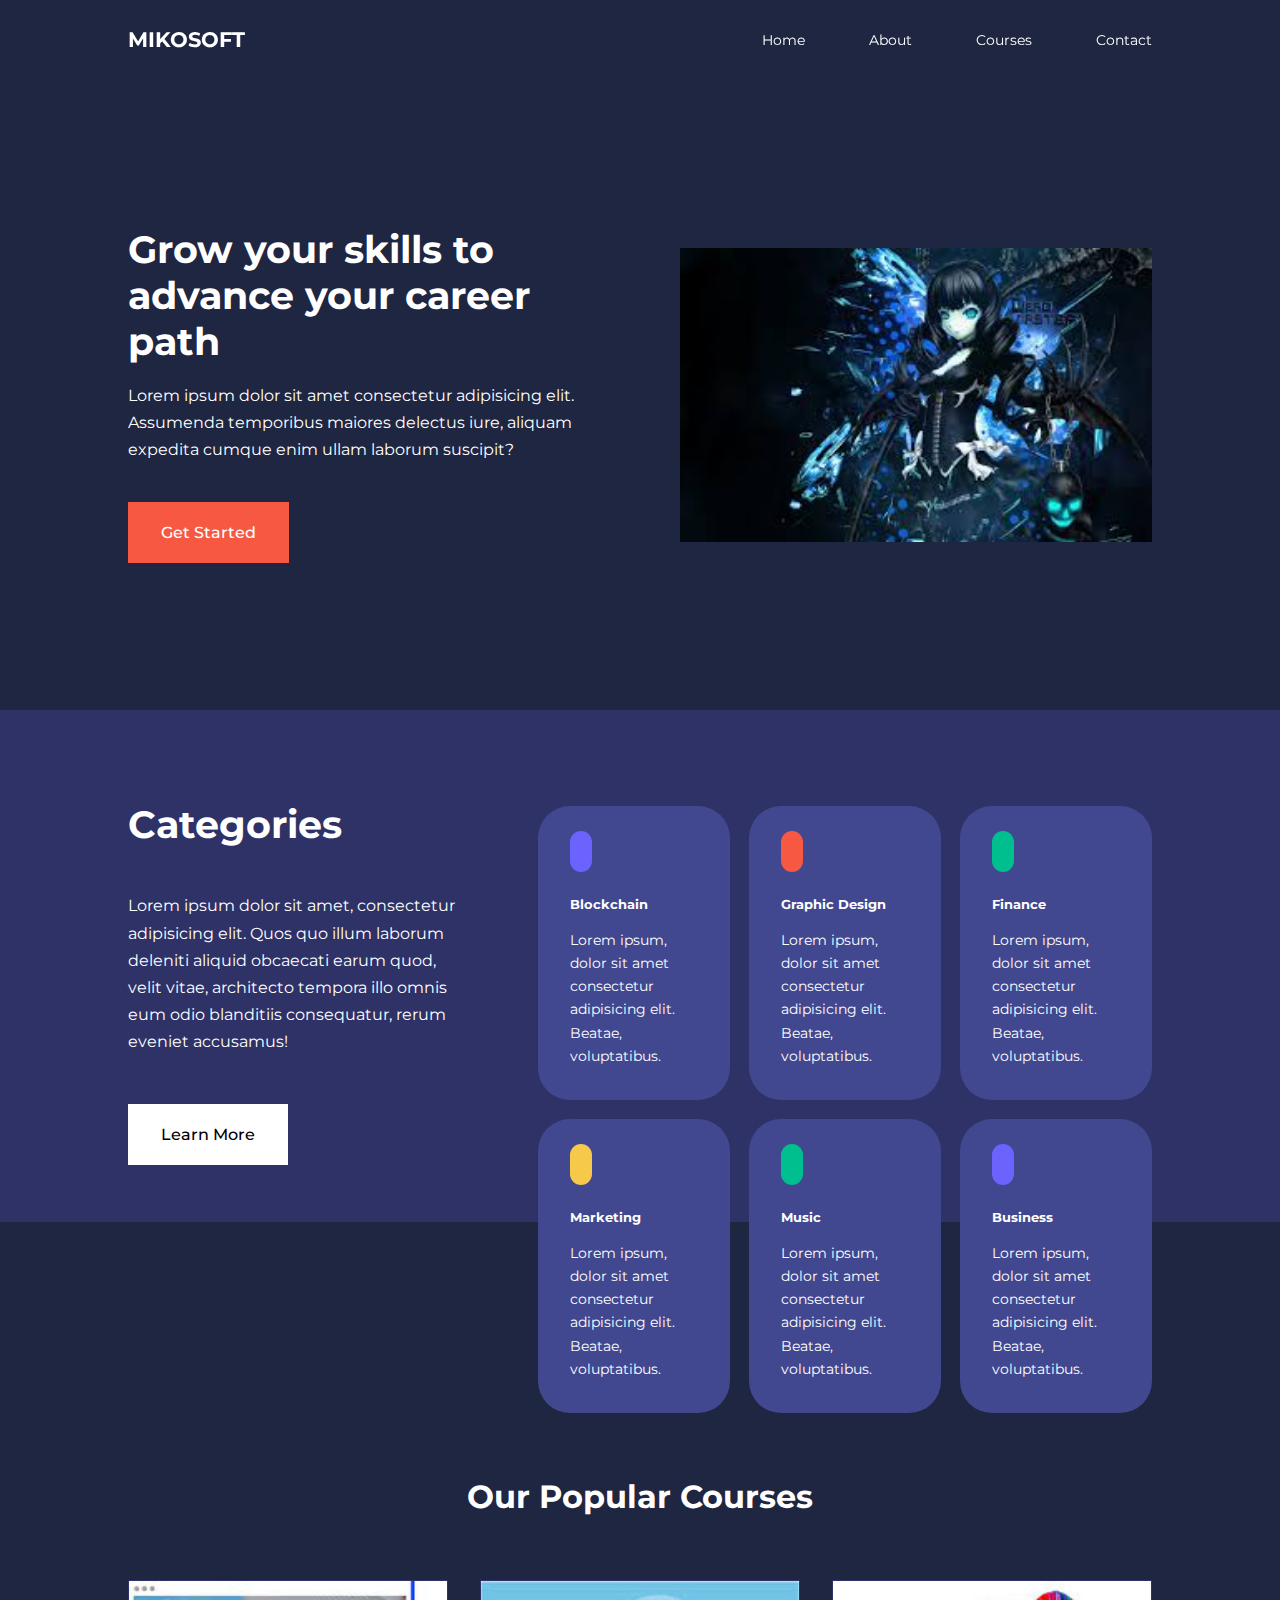
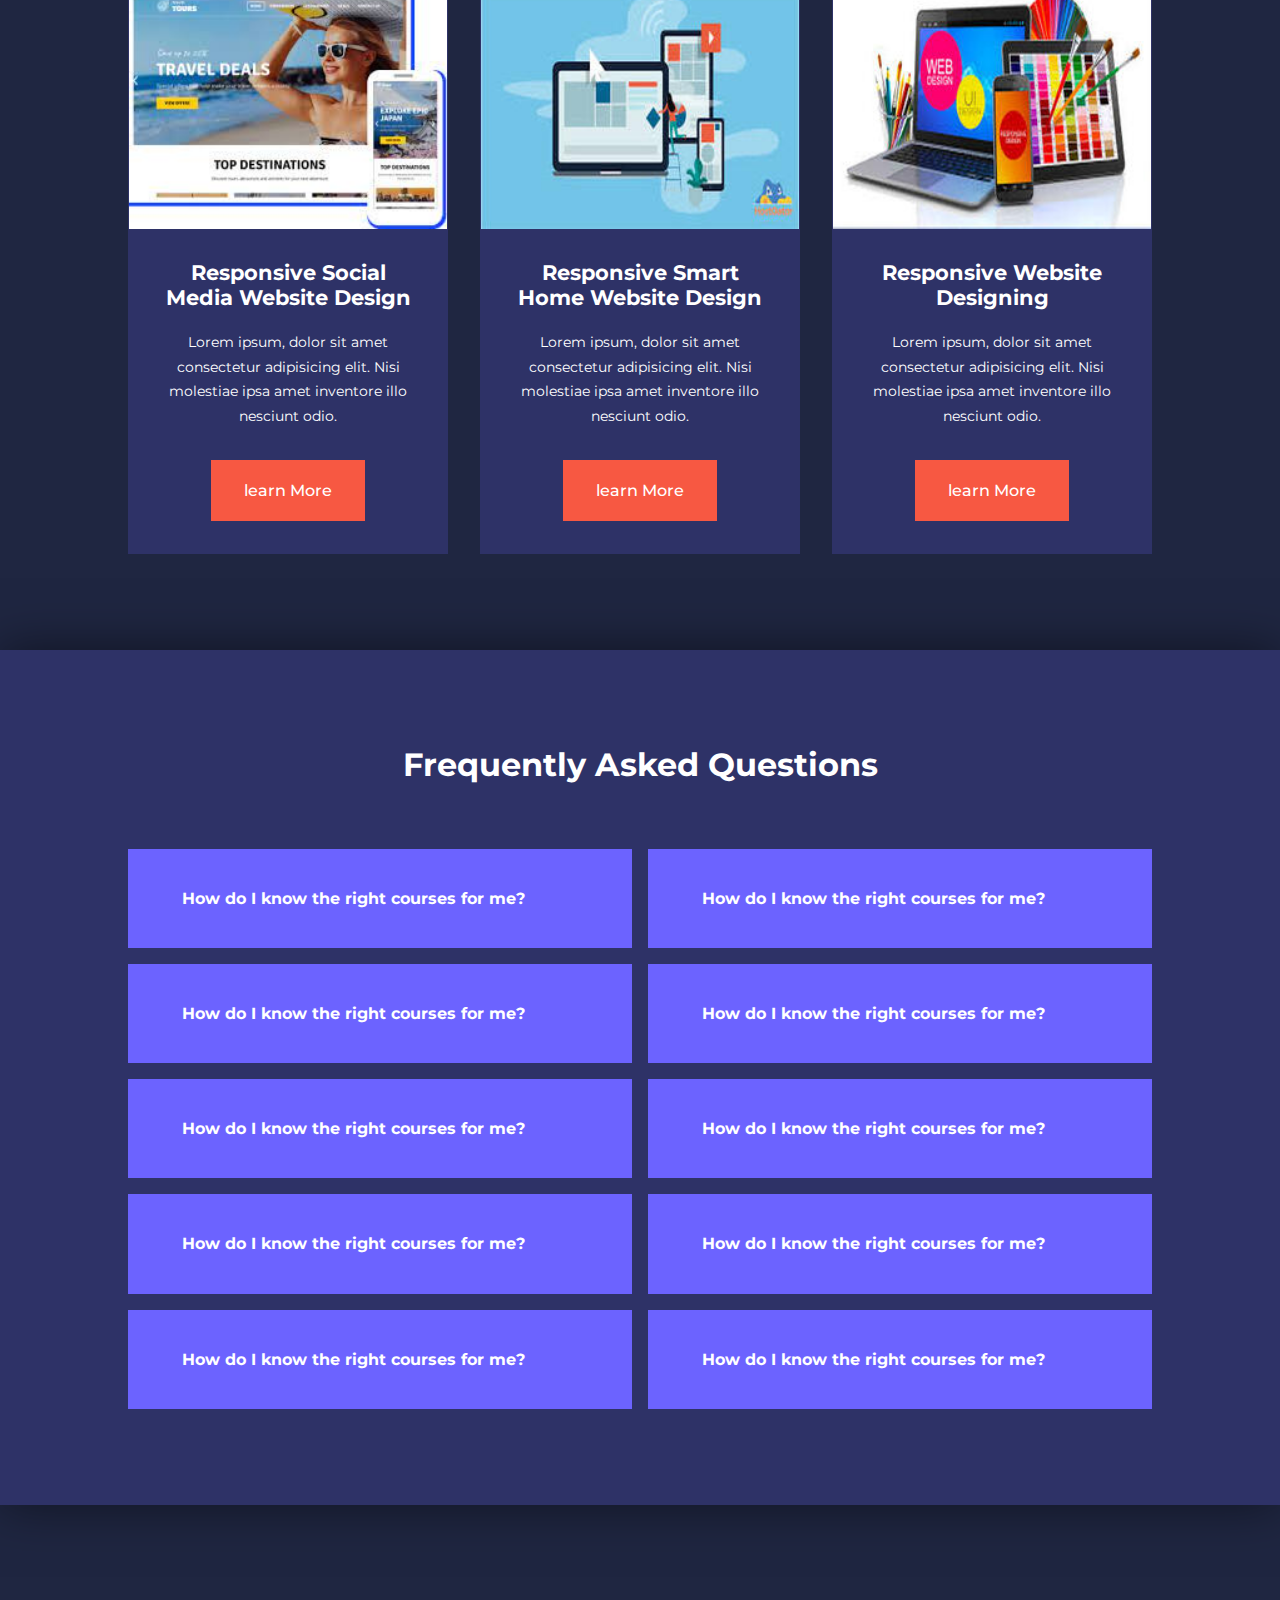
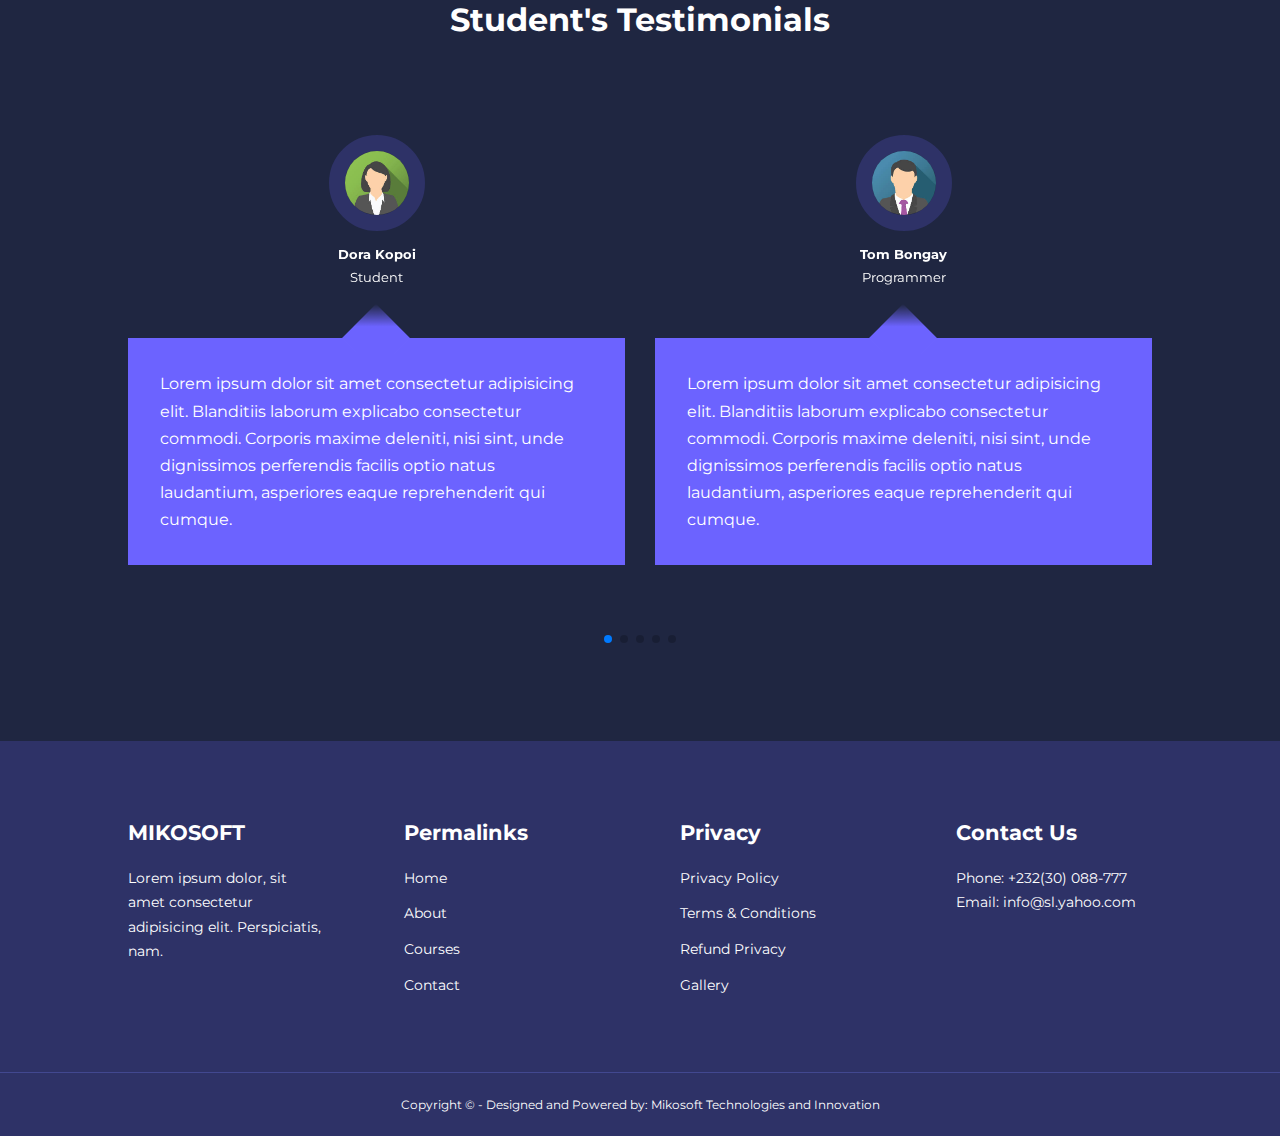
<file: index.html>
<!DOCTYPE html>
<html lang="en">
<head>
    <meta charset="UTF-8">
    <meta http-equiv="X-UA-Compatible" content="IE=edge">
    <meta name="viewport" content="width=device-width, initial-scale=1.0">
    <link rel="stylesheet" href="./css/style.css">
    <!-- iconscout -->
    <link rel="stylesheet" href="https://unicons.iconscout.com/release/v2.1.6/css/unicons.css">

    <!-- google fonts(Monserat) -->
    <link rel="preconnect" href="https://fonts.googleapis.com">
<link rel="preconnect" href="https://fonts.gstatic.com" crossorigin>
<link href="https://fonts.googleapis.com/css2?family=Montserrat:wght@300;400;500;600;700;800;900&display=swap" rel="stylesheet">
<style>
@import url('https://fonts.googleapis.com/css2?family=Montserrat:wght@300;400;500;600;700;800;900&display=swap');
</style>
<!-- swiper js -->
<link
  rel="stylesheet"
  href="https://cdn.jsdelivr.net/npm/swiper@8/swiper-bundle.min.css" />

    <title>Education</title>

    <script src="//code.tidio.co/efypyrwwk1ghofcqgwunpdf30uinv0qb.js" async></script>
</head>
<body>
    <navbar>
   <div class="container nav_container">
    <a href="index.html"><h4>MIKOSOFT</h4></a>
    <ul class="nav_menu">
      <li><a href="index.html">Home</a></li>
      <li><a href="about.html">About</a></li>
      <li><a href="course.html">Courses</a></li>
      <li><a href="contact.html">Contact</a></li>
    </ul>
    <button id="open-menu-button"><i class="uil uil-bars"></i></button>
    <button id="close-menu-button"><i class="uil uil-multiply"></i></button>
   </div>
     </navbar>

     <!-- **************End of navbar************ -->

     <header>
        <div class="container header_container">
            <div class="header_left">
                <h1>Grow your skills to advance your career path</h1>
                <p>Lorem ipsum dolor sit amet consectetur adipisicing elit. 
                    Assumenda temporibus maiores delectus iure, 
                    aliquam expedita cumque enim ullam 
                    laborum suscipit?</p>
                    <a href="course.html" class="btn btn-primary">Get Started</a>
            </div>

            <div class="header_right">
                <div class="header_right-img">
                    <img src="img/images.jpg" alt="">
                </div>
            </div>
        </div>
     </header>

     <!-- **************End of Header************ -->

     <section class="categories">
        <div class="container categories_container">
            <div class="categories-left">
              <h1>Categories</h1>
              <p>Lorem ipsum dolor sit amet, consectetur adipisicing elit. 
                Quos quo illum laborum deleniti aliquid obcaecati earum quod,
                 velit vitae, architecto tempora illo omnis eum odio blanditiis
                  consequatur, rerum eveniet accusamus!</p>
                  <a href="#" class="btn">Learn More</a>
            </div>
            <div class="categories-right">
             <article class="category">
                <span class="category_icon"><i class="uil uil-bitcoin-circle"></i></span>
                <h5>Blockchain</h5>
                <p>Lorem ipsum,
                     dolor sit amet consectetur
                      adipisicing elit. Beatae,
                       voluptatibus.</p>
             </article>
             <article class="category">
                <span class="category_icon"><i class="uil uil-palette"></i></span>
                <h5>Graphic Design</h5>
                <p>Lorem ipsum,
                     dolor sit amet consectetur
                      adipisicing elit. Beatae,
                       voluptatibus.</p>
             </article>
             <article class="category">
                <span class="category_icon"><i class="uil uil-usd-circle"></i></span>
                <h5>Finance</h5>
                <p>Lorem ipsum,
                     dolor sit amet consectetur
                      adipisicing elit. Beatae,
                       voluptatibus.</p>
             </article>
             <article class="category">
                <span class="category_icon"><i class="uil uil-megaphone"></i></span>
                <h5>Marketing</h5>
                <p>Lorem ipsum,
                     dolor sit amet consectetur
                      adipisicing elit. Beatae,
                       voluptatibus.</p>
             </article>
             <article class="category">
                <span class="category_icon"><i class="uil uil-music"></i></span>
                <h5>Music</h5>
                <p>Lorem ipsum,
                     dolor sit amet consectetur
                      adipisicing elit. Beatae,
                       voluptatibus.</p>
             </article>
             <article class="category">
                <span class="category_icon"><i class="uil uil-puzzle-piece"></i></span>
                <h5>Business</h5>
                <p>Lorem ipsum,
                     dolor sit amet consectetur
                      adipisicing elit. Beatae,
                       voluptatibus.</p>
             </article>
            </div>
        </div>
     </section>

      <!-- **************New Section************ -->

      <section class="courses">
        <h2>Our Popular Courses</h2>
        <div class="container courses_container">
         <article class="course">
            <div class="course-image">
           
           <img src="img/course/download (2).jpg" alt="">
            </div>
            <div class="course_info">
            <h4>Responsive Social Media Website Design</h4>
            <p>Lorem ipsum, dolor sit amet consectetur
                 adipisicing elit. Nisi molestiae 
                 ipsa amet inventore illo nesciunt
                  odio.</p>
                  <a href="course.html" class="btn btn-primary">
                    learn More
                  </a>
                </div>
         </article>
         <article class="course">
            <div class="course-image">
                <img src="img/course/myimg2.jpg" alt="">
            </div>
            <div class="course_info">
            <h4>Responsive Smart Home Website Design</h4>
            <p>Lorem ipsum, dolor sit amet consectetur
                 adipisicing elit. Nisi molestiae 
                 ipsa amet inventore illo nesciunt
                  odio.</p>
                  <a href="course.html" class="btn btn-primary">
                    learn More
                  </a>
                </div>
         </article>
         <article class="course">
            <div class="course-image">
           <img src="img/course/myimg.jpg" alt="">
            </div>
           <div class="course_info">
            <h4>Responsive Website Designing</h4>
            <p>Lorem ipsum, dolor sit amet consectetur
                 adipisicing elit. Nisi molestiae 
                 ipsa amet inventore illo nesciunt
                  odio.</p>
                  <a href="course.html" class="btn btn-primary">
                    learn More
                  </a>
           </div>
         </article>
        </div>
      </section>

      <!-- **************courses************ -->

      <section class="faqs">
       <h2>Frequently Asked Questions</h2>
        <div class="container faqs_container">
         <article class="faq">
            <div class="faq_icon"><i class="uil uil-plus"></i></div>

            <div class="question_answer">
                <h4>How do I know the right courses for me?</h4>
                <p>Lorem ipsum dolor sit amet consectetur adipisicing elit.
                     Vel accusamus nobis molestiae, beatae cupiditate 
                     repudiandae ea nisi rem. Itaque ex ipsa sunt ipsum
                      aut nulla eligendi facere cumque temporibus dolorem!</p>
            </div>
         </article>
         <article class="faq">
            <div class="faq_icon"><i class="uil uil-plus"></i></div>

            <div class="question_answer">
                <h4>How do I know the right courses for me?</h4>
                <p>Lorem ipsum dolor sit amet consectetur adipisicing elit.
                     Vel accusamus nobis molestiae, beatae cupiditate 
                     repudiandae ea nisi rem. Itaque ex ipsa sunt ipsum
                      aut nulla eligendi facere cumque temporibus dolorem!</p>
            </div>
         </article>
         <article class="faq">
            <div class="faq_icon"><i class="uil uil-plus"></i></div>

            <div class="question_answer">
                <h4>How do I know the right courses for me?</h4>
                <p>Lorem ipsum dolor sit amet consectetur adipisicing elit.
                     Vel accusamus nobis molestiae, beatae cupiditate 
                     repudiandae ea nisi rem. Itaque ex ipsa sunt ipsum
                      aut nulla eligendi facere cumque temporibus dolorem!</p>
            </div>
         </article>
         <article class="faq">
            <div class="faq_icon"><i class="uil uil-plus"></i></div>

            <div class="question_answer">
                <h4>How do I know the right courses for me?</h4>
                <p>Lorem ipsum dolor sit amet consectetur adipisicing elit.
                     Vel accusamus nobis molestiae, beatae cupiditate 
                     repudiandae ea nisi rem. Itaque ex ipsa sunt ipsum
                      aut nulla eligendi facere cumque temporibus dolorem!</p>
            </div>
         </article>
         <article class="faq">
            <div class="faq_icon"><i class="uil uil-plus"></i></div>

            <div class="question_answer">
                <h4>How do I know the right courses for me?</h4>
                <p>Lorem ipsum dolor sit amet consectetur adipisicing elit.
                     Vel accusamus nobis molestiae, beatae cupiditate 
                     repudiandae ea nisi rem. Itaque ex ipsa sunt ipsum
                      aut nulla eligendi facere cumque temporibus dolorem!</p>
            </div>
         </article>
         <article class="faq">
            <div class="faq_icon"><i class="uil uil-plus"></i></div>

            <div class="question_answer">
                <h4>How do I know the right courses for me?</h4>
                <p>Lorem ipsum dolor sit amet consectetur adipisicing elit.
                     Vel accusamus nobis molestiae, beatae cupiditate 
                     repudiandae ea nisi rem. Itaque ex ipsa sunt ipsum
                      aut nulla eligendi facere cumque temporibus dolorem!</p>
            </div>
         </article>
         <article class="faq">
            <div class="faq_icon"><i class="uil uil-plus"></i></div>

            <div class="question_answer">
                <h4>How do I know the right courses for me?</h4>
                <p>Lorem ipsum dolor sit amet consectetur adipisicing elit.
                     Vel accusamus nobis molestiae, beatae cupiditate 
                     repudiandae ea nisi rem. Itaque ex ipsa sunt ipsum
                      aut nulla eligendi facere cumque temporibus dolorem!</p>
            </div>
         </article>
         <article class="faq">
            <div class="faq_icon"><i class="uil uil-plus"></i></div>

            <div class="question_answer">
                <h4>How do I know the right courses for me?</h4>
                <p>Lorem ipsum dolor sit amet consectetur adipisicing elit.
                     Vel accusamus nobis molestiae, beatae cupiditate 
                     repudiandae ea nisi rem. Itaque ex ipsa sunt ipsum
                      aut nulla eligendi facere cumque temporibus dolorem!</p>
            </div>
         </article>
         <article class="faq">
            <div class="faq_icon"><i class="uil uil-plus"></i></div>

            <div class="question_answer">
                <h4>How do I know the right courses for me?</h4>
                <p>Lorem ipsum dolor sit amet consectetur adipisicing elit.
                     Vel accusamus nobis molestiae, beatae cupiditate 
                     repudiandae ea nisi rem. Itaque ex ipsa sunt ipsum
                      aut nulla eligendi facere cumque temporibus dolorem!</p>
            </div>
         </article>
         <article class="faq">
            <div class="faq_icon"><i class="uil uil-plus"></i></div>
                
           <div class="question_answer">
                <h4>How do I know the right courses for me?</h4>
                <p>Lorem ipsum dolor sit amet consectetur adipisicing elit.
                     Vel accusamus nobis molestiae, beatae cupiditate 
                     repudiandae ea nisi rem. Itaque ex ipsa sunt ipsum
                      aut nulla eligendi facere cumque temporibus dolorem!</p>
            </div>
         </article>
        </div>
     </section>

      <!-- **************faqs************ -->

      <section class="container testimonials_container mySwiper">
        <h2>Student's Testimonials</h2>
        <div class="swiper-wrapper">
            <article class="testimonial swiper-slide">
             <div class="avatar">
                <img src="img/av.jpg" alt="">
             </div>
             <div class="testimonial_info">
               <h5>Dora Kopoi</h5>
               <small>Student</small>
             </div>
             <div class="testimonial_body">
               <p>Lorem ipsum dolor sit amet consectetur adipisicing elit. 
                Blanditiis laborum explicabo consectetur commodi. 
                Corporis maxime deleniti, nisi sint, unde dignissimos
                 perferendis facilis optio natus laudantium, asperiores
                  eaque reprehenderit qui cumque.</p>
              </div>
            </article>
            <article class="testimonial swiper-slide">
                <div class="avatar">
                   <img src="img/aa.jpg" alt="">
                </div>
                <div class="testimonial_info">
                  <h5>Tom Bongay</h5>
                  <small>Programmer</small>
                </div>
                <div class="testimonial_body">
                  <p>Lorem ipsum dolor sit amet consectetur adipisicing elit. 
                   Blanditiis laborum explicabo consectetur commodi. 
                   Corporis maxime deleniti, nisi sint, unde dignissimos
                    perferendis facilis optio natus laudantium, asperiores
                     eaque reprehenderit qui cumque.</p>
                 </div>
               </article>
               <article class="testimonial swiper-slide">
                <div class="avatar">
                   <img src="img/avt.jpg" alt="">
                </div>
                <div class="testimonial_info">
                  <h5>Michelle Kopoi</h5>
                  <small>Web Developer</small>
                </div>
                <div class="testimonial_body">
                  <p>Lorem ipsum dolor sit amet consectetur adipisicing elit. 
                   Blanditiis laborum explicabo consectetur commodi. 
                   Corporis maxime deleniti, nisi sint, unde dignissimos
                    perferendis facilis optio natus laudantium, asperiores
                     eaque reprehenderit qui cumque.</p>
                 </div>
               </article>
               <article class="testimonial swiper-slide">
                <div class="avatar">
                   <img src="img/aav.jpg" alt="">
                </div>
                <div class="testimonial_info">
                  <h5>Michael Brown</h5>
                  <small>Network Admin</small>
                </div>
                <div class="testimonial_body">
                  <p>Lorem ipsum dolor sit amet consectetur adipisicing elit. 
                   Blanditiis laborum explicabo consectetur commodi. 
                   Corporis maxime deleniti, nisi sint, unde dignissimos
                    perferendis facilis optio natus laudantium, asperiores
                     eaque reprehenderit qui cumque.</p>
                 </div>
               </article>
               <article class="testimonial swiper-slide">
                <div class="avatar">
                   <img src="img/avtr.jpg" alt="">
                </div>
                <div class="testimonial_info">
                  <h5>Sylvester Kakpindi</h5>
                  <small>Database Admin</small>
                </div>
                <div class="testimonial_body">
                  <p>Lorem ipsum dolor sit amet consectetur adipisicing elit. 
                   Blanditiis laborum explicabo consectetur commodi. 
                   Corporis maxime deleniti, nisi sint, unde dignissimos
                    perferendis facilis optio natus laudantium, asperiores
                     eaque reprehenderit qui cumque.</p>
                 </div>
               </article>
               <article class="testimonial swiper-slide">
                <div class="avatar">
                   <img src="img/ava.png" alt="">
                </div>
                <div class="testimonial_info">
                  <h5>John Sesay</h5>
                  <small>Hardware Specialist</small>
                </div>
                <div class="testimonial_body">
                  <p>Lorem ipsum dolor sit amet consectetur adipisicing elit. 
                   Blanditiis laborum explicabo consectetur commodi. 
                   Corporis maxime deleniti, nisi sint, unde dignissimos
                    perferendis facilis optio natus laudantium, asperiores
                     eaque reprehenderit qui cumque.</p>
                 </div>
               </article>
        </div>
        <div class="swiper-pagination"></div>
      </section>

        <!-- **************footer************ -->

      <footer>
        <div class="container footer_container">
            <div class="footer_1">
           <a href="index.html" class="footer_logo"><h4>MIKOSOFT</h4></a>
           <p>Lorem ipsum dolor, sit amet 
            consectetur adipisicing elit.
             Perspiciatis, nam.</p>
            </div>

            <div class="footer_2">
                <h4>Permalinks</h4>
                <ul class="permalinks">
                    <li><a href="index.html">Home</a></li>
                    <li><a href="about.html">About</a></li>
                    <li><a href="course.html">Courses</a></li>
                    <li><a href="contact.html">Contact</a></li>
                  </ul>
            </div>

            <div class="footer_3">
                <h4>Privacy</h4>
                <ul class="privacy">
                    <li><a href="#">Privacy Policy</a></li>
                    <li><a href="#">Terms & Conditions</a></li>
                    <li><a href="#">Refund Privacy</a></li>
                    <li><a href="#">Gallery</a></li>
                  </ul>
            </div>

            <div class="footer_4">
                <h4>Contact Us</h4>
                <div>
                    <p>Phone: +232(30) 088-777</p>
                    <p>Email: info@sl.yahoo.com</p>
                </div>

                <ul class="footer_socials">
                    <li><a href="#"><i class="uil uil-facebook-f"></i></a></li>
                    <li><a href="#"><i class="uil uil-instagram-alt"></i></a></li>
                    <li><a href="#"><i class="uil uil-twitter"></i></a></li>
                    <li><a href="#"><i class="uil uil-linkedin-alt"></i></a></li>
                  </ul>
            </div>

           
        </div>
        <div class="footer-copyright">
            <small>Copyright &copy; - Designed and Powered by: Mikosoft Technologies and Innovation</small>
        </div>
      </footer>

      <script src="https://cdn.jsdelivr.net/npm/swiper@8/swiper-bundle.min.js"></script>
      <script src="script.js"></script>

     
         <script>
      var swiper = new Swiper(".mySwiper", {
        slidesPerView: 1,
        spaceBetween: 30,
        pagination: {
          el: ".swiper-pagination",
          clickable: true,
        },

        // when window width is >= 600px
        breakpoints:{
            600:{
                slidesPerView: 2,
            }
        }
      });
    </script>
    

</body>
</html>
</file>
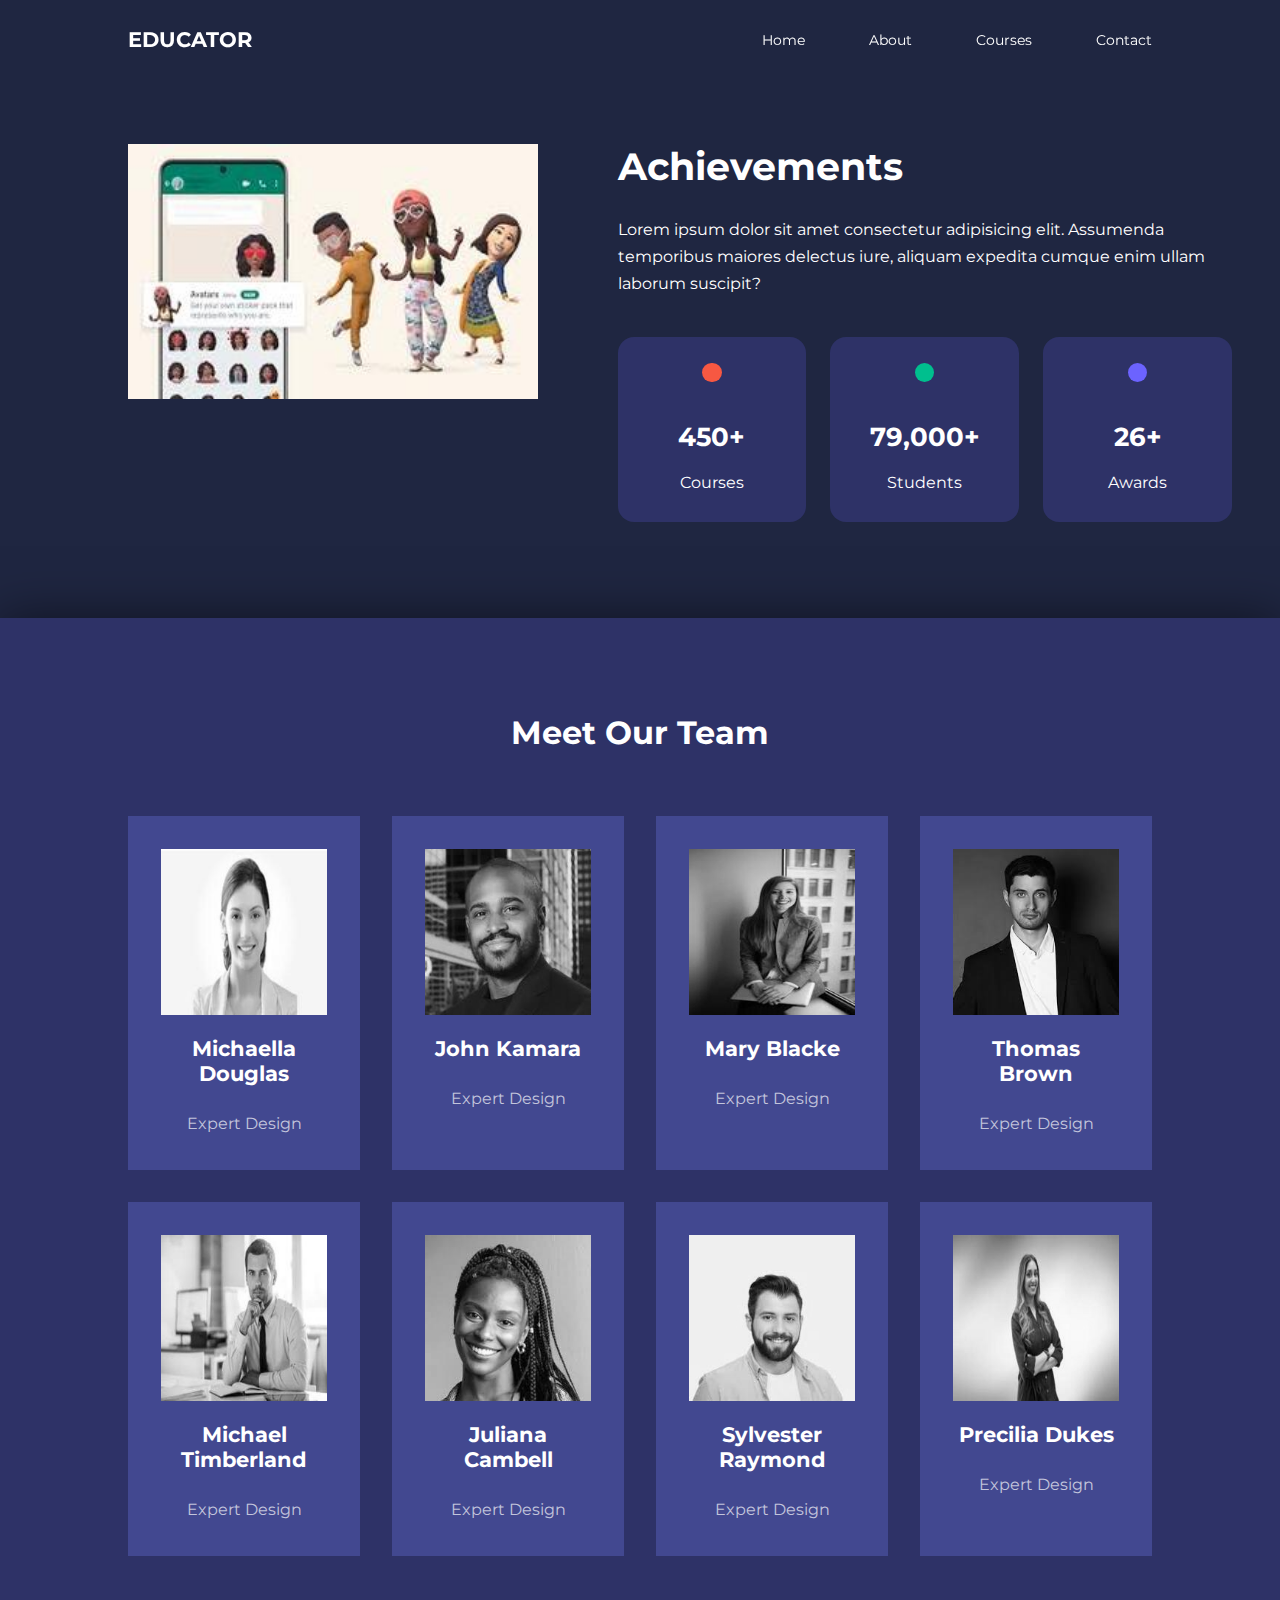
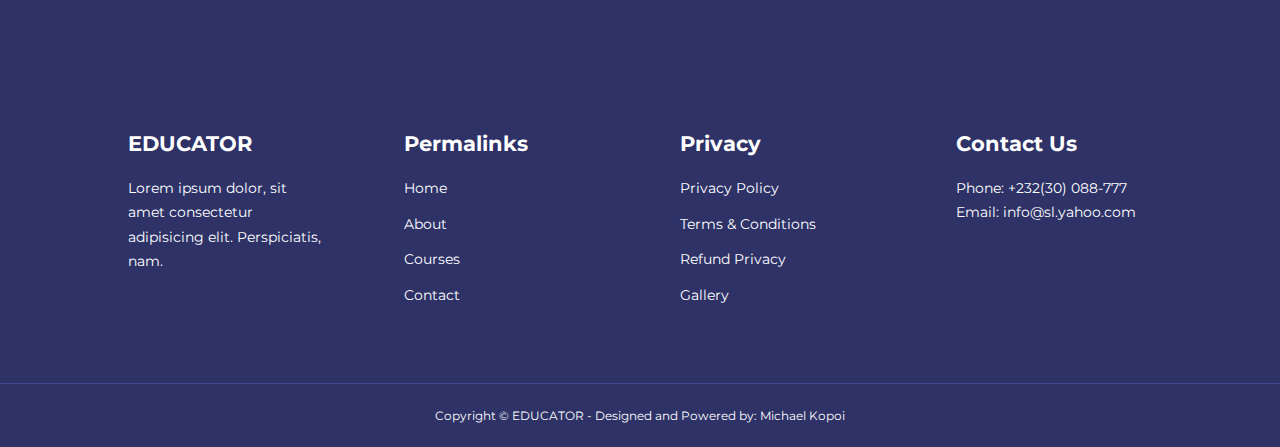
<file: about.html>
<!DOCTYPE html>
<html lang="en">
<head>
    <meta charset="UTF-8">
    <meta http-equiv="X-UA-Compatible" content="IE=edge">
    <meta name="viewport" content="width=device-width, initial-scale=1.0">
    <link rel="stylesheet" href="./css/style.css">
    <link rel="stylesheet" href="./css/about.css">
    <!-- iconscout -->
    <link rel="stylesheet" href="https://unicons.iconscout.com/release/v2.1.6/css/unicons.css">

    <!-- google fonts(Monserat) -->
    <link rel="preconnect" href="https://fonts.googleapis.com">
<link rel="preconnect" href="https://fonts.gstatic.com" crossorigin>
<link href="https://fonts.googleapis.com/css2?family=Montserrat:wght@300;400;500;600;700;800;900&display=swap" rel="stylesheet">
<style>
@import url('https://fonts.googleapis.com/css2?family=Montserrat:wght@300;400;500;600;700;800;900&display=swap');
</style>
<!-- swiper js -->
<link
  rel="stylesheet"
  href="https://cdn.jsdelivr.net/npm/swiper@8/swiper-bundle.min.css" />

    <title>Education</title>
</head>
<body>
    <navbar>
   <div class="container nav_container">
    <a href="index.html"><h4>EDUCATOR</h4></a>
    <ul class="nav_menu">
      <li><a href="index.html">Home</a></li>
      <li><a href="about.html">About</a></li>
      <li><a href="course.html">Courses</a></li>
      <li><a href="contact.html">Contact</a></li>
    </ul>
    <button id="open-menu-button"><i class="uil uil-bars"></i></button>
    <button id="close-menu-button"><i class="uil uil-multiply"></i></button>
   </div>
     </navbar>

     <!-- **************End of navbar************ -->

     <section class="achievement">
        <div class="container achievement_container">
            <div class="achievement_left">
                <img src="img/images (3).jpg" alt="">
            </div>

            <div class="achievement_right">
                <h1>Achievements</h1>
                <p>Lorem ipsum dolor sit amet consectetur adipisicing elit. 
                    Assumenda temporibus maiores delectus iure, 
                    aliquam expedita cumque enim ullam 
                    laborum suscipit?</p>
                    <div class="achievement_cards">
                        <article class="card">
                         <span class="icon">
                            <i class="uil uil-video"></i>
                         </span>
                         <h3>450+</h3>
                         <p>Courses</p>
                        </article>

                        <article class="card">
                            <span class="icon">
                               <i class="uil uil-users-alt"></i>
                            </span>
                            <h3>79,000+</h3>
                            <p>Students</p>
                           </article>

                           <article class="card">
                            <span class="icon">
                               <i class="uil uil-trophy"></i>
                            </span>
                            <h3>26+</h3>
                            <p>Awards</p>
                           </article>
                    </div>
            </div>
        </div>
     </section>

      <!-- **************End of achievement************ -->

      <section  class="team">
        <h2>Meet Our Team</h2>
        <div class="container team_container">
           <article class="team_member">
            <div class="team_member-img">
            <img src="./img/member/downloads.jpg">
            </div>
            <div class="team_member-info">
                <h4>Michaella Douglas</h4>
                <p>Expert Design</p>
            </div>
            <div class="team_member-socials">
              <a href="https://instagram.com" target="_blank"><i class="uil uil-instagram"></i></a>
              <a href="https://twitter.com" target="_blank"><i class="uil uil-twitter-alt"></i></a>
              <a href="https://linkedin.com" target="_blank"><i class="uil uil-linkedin-alt"></i></a>
            </div>
           </article>

           <article class="team_member">
            <div class="team_member-img">
            <img src="./img/member/imgs.jpg">
            </div>
            <div class="team_member-info">
                <h4>John Kamara</h4>
                <p>Expert Design</p>
            </div>
            <div class="team_member-socials">
              <a href="https://instagram.com" target="_blank"><i class="uil uil-instagram"></i></a>
              <a href="https://twitter.com" target="_blank"><i class="uil uil-twitter-alt"></i></a>
              <a href="https://linkedin.com" target="_blank"><i class="uil uil-linkedin-alt"></i></a>
            </div>
           </article>

           <article class="team_member">
            <div class="team_member-img">
            <img src="./img/member/images3.jpg">
            </div>
            <div class="team_member-info">
                <h4>Mary Blacke</h4>
                <p>Expert Design</p>
            </div>
            <div class="team_member-socials">
              <a href="https://instagram.com" target="_blank"><i class="uil uil-instagram"></i></a>
              <a href="https://twitter.com" target="_blank"><i class="uil uil-twitter-alt"></i></a>
              <a href="https://linkedin.com" target="_blank"><i class="uil uil-linkedin-alt"></i></a>
            </div>
           </article>

           <article class="team_member">
            <div class="team_member-img">
            <img src="./img/member/images5.jpg">
            </div>
            <div class="team_member-info">
                <h4>Thomas Brown</h4>
                <p>Expert Design</p>
            </div>
            <div class="team_member-socials">
              <a href="https://instagram.com" target="_blank"><i class="uil uil-instagram"></i></a>
              <a href="https://twitter.com" target="_blank"><i class="uil uil-twitter-alt"></i></a>
              <a href="https://linkedin.com" target="_blank"><i class="uil uil-linkedin-alt"></i></a>
            </div>
           </article>

           <article class="team_member">
            <div class="team_member-img">
            <img src="./img/member/images4.jpg">
            </div>
            <div class="team_member-info">
                <h4>Michael Timberland</h4>
                <p>Expert Design</p>
            </div>
            <div class="team_member-socials">
              <a href="https://instagram.com" target="_blank"><i class="uil uil-instagram"></i></a>
              <a href="https://twitter.com" target="_blank"><i class="uil uil-twitter-alt"></i></a>
              <a href="https://linkedin.com" target="_blank"><i class="uil uil-linkedin-alt"></i></a>
            </div>
           </article>

           <article class="team_member">
            <div class="team_member-img">
            <img src="./img/member/images2.jpg">
            </div>
            <div class="team_member-info">
                <h4>Juliana Cambell</h4>
                <p>Expert Design</p>
            </div>
            <div class="team_member-socials">
              <a href="https://instagram.com" target="_blank"><i class="uil uil-instagram"></i></a>
              <a href="https://twitter.com" target="_blank"><i class="uil uil-twitter-alt"></i></a>
              <a href="https://linkedin.com" target="_blank"><i class="uil uil-linkedin-alt"></i></a>
            </div>
           </article>

           <article class="team_member">
            <div class="team_member-img">
            <img src="./img/member/download.jpg">
            </div>
            <div class="team_member-info">
                <h4>Sylvester Raymond</h4>
                <p>Expert Design</p>
            </div>
            <div class="team_member-socials">
              <a href="https://instagram.com" target="_blank"><i class="uil uil-instagram"></i></a>
              <a href="https://twitter.com" target="_blank"><i class="uil uil-twitter-alt"></i></a>
              <a href="https://linkedin.com" target="_blank"><i class="uil uil-linkedin-alt"></i></a>
            </div>
           </article>

           <article class="team_member">
            <div class="team_member-img">
            <img src="./img/member/images1.jpg">
            </div>
            <div class="team_member-info">
                <h4>Precilia Dukes</h4>
                <p>Expert Design</p>
            </div>
            <div class="team_member-socials">
              <a href="https://instagram.com" target="_blank"><i class="uil uil-instagram"></i></a>
              <a href="https://twitter.com" target="_blank"><i class="uil uil-twitter-alt"></i></a>
              <a href="https://linkedin.com" target="_blank"><i class="uil uil-linkedin-alt"></i></a>
            </div>
           </article>
        </div>

      </section>

    
       

   

     


        <!-- **************footer************ -->

      <footer>
        <div class="container footer_container">
            <div class="footer_1">
           <a href="index.html" class="footer_logo"><h4>EDUCATOR</h4></a>
           <p>Lorem ipsum dolor, sit amet 
            consectetur adipisicing elit.
             Perspiciatis, nam.</p>
            </div>

            <div class="footer_2">
                <h4>Permalinks</h4>
                <ul class="permalinks">
                    <li><a href="index.html">Home</a></li>
                    <li><a href="about.html">About</a></li>
                    <li><a href="course.html">Courses</a></li>
                    <li><a href="contact.html">Contact</a></li>
                  </ul>
            </div>

            <div class="footer_3">
                <h4>Privacy</h4>
                <ul class="privacy">
                    <li><a href="#">Privacy Policy</a></li>
                    <li><a href="#">Terms & Conditions</a></li>
                    <li><a href="#">Refund Privacy</a></li>
                    <li><a href="#">Gallery</a></li>
                  </ul>
            </div>

            <div class="footer_4">
                <h4>Contact Us</h4>
                <div>
                    <p>Phone: +232(30) 088-777</p>
                    <p>Email: info@sl.yahoo.com</p>
                </div>

                <ul class="footer_socials">
                    <li><a href="#"><i class="uil uil-facebook-f"></i></a></li>
                    <li><a href="#"><i class="uil uil-instagram-alt"></i></a></li>
                    <li><a href="#"><i class="uil uil-twitter"></i></a></li>
                    <li><a href="#"><i class="uil uil-linkedin-alt"></i></a></li>
                  </ul>
            </div>

           
        </div>
        <div class="footer-copyright">
            <small>Copyright &copy; EDUCATOR - Designed and Powered by: Michael Kopoi</small>
        </div>
      </footer>

     
      <script src="script.js"></script>

     
     
    

</body>
</html>
</file>
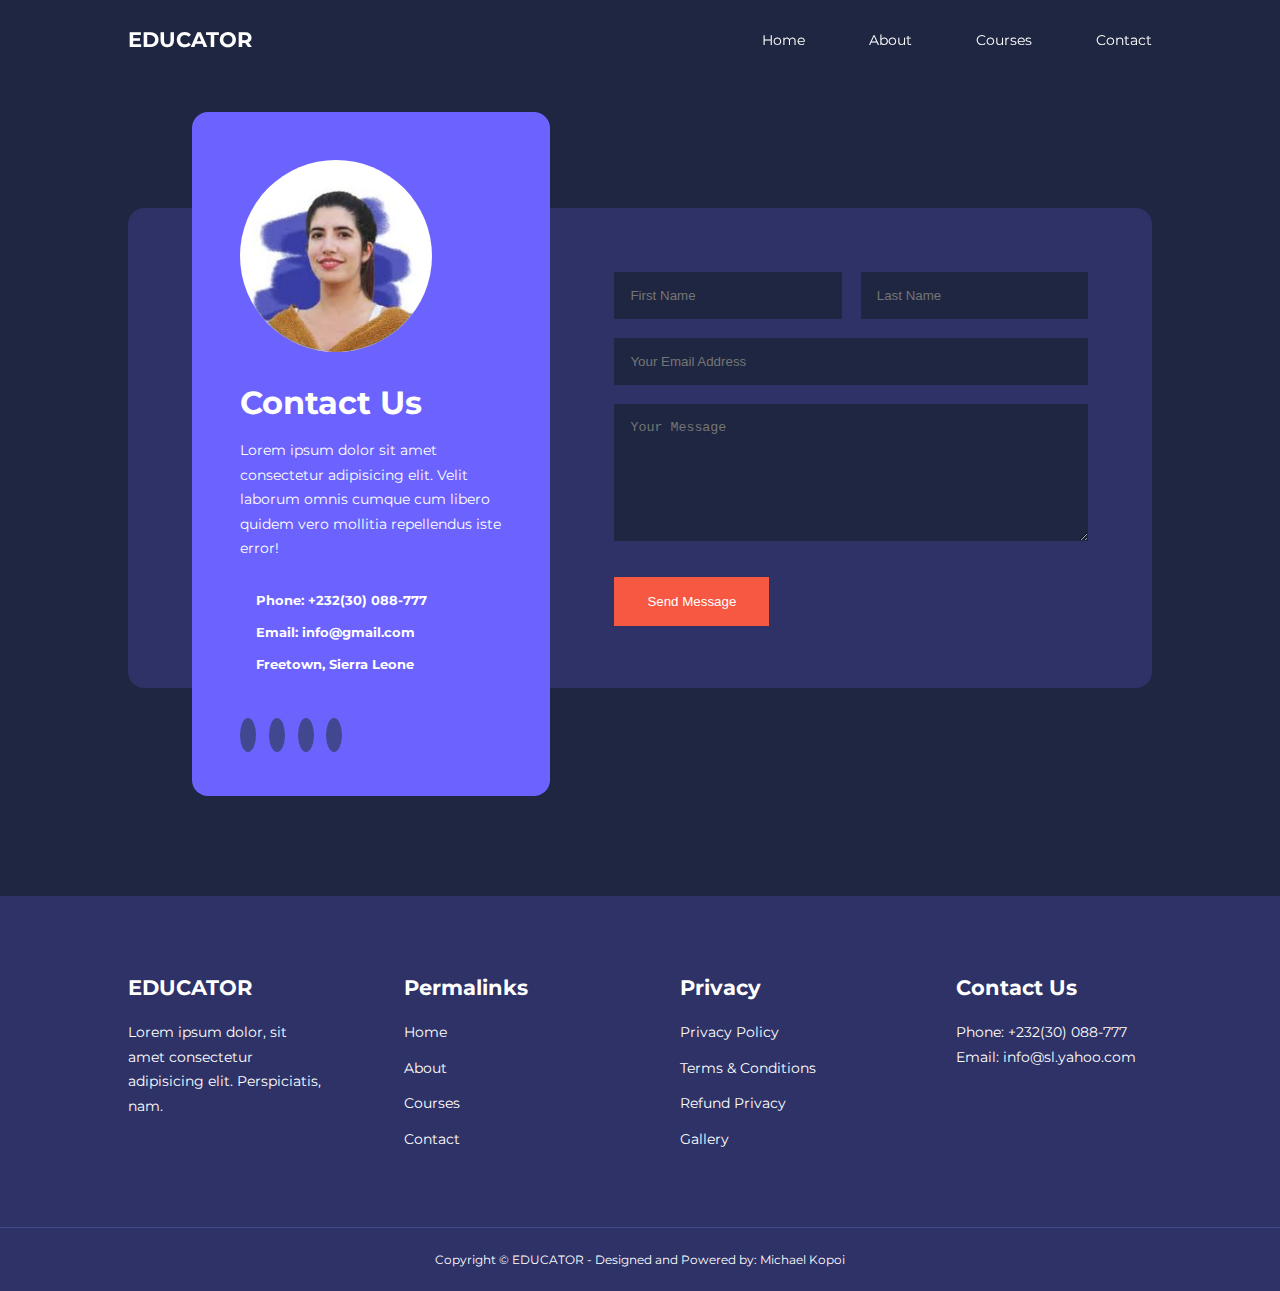
<file: contact.html>
<!DOCTYPE html>
<html lang="en">
<head>
    <meta charset="UTF-8">
    <meta http-equiv="X-UA-Compatible" content="IE=edge">
    <meta name="viewport" content="width=device-width, initial-scale=1.0">
    <link rel="stylesheet" href="./css/style.css">
    <link rel="stylesheet" href="./css/contact.css">
   
    <!-- iconscout -->
    <link rel="stylesheet" href="https://unicons.iconscout.com/release/v2.1.6/css/unicons.css">

    <!-- google fonts(Monserat) -->
    <link rel="preconnect" href="https://fonts.googleapis.com">
<link rel="preconnect" href="https://fonts.gstatic.com" crossorigin>
<link href="https://fonts.googleapis.com/css2?family=Montserrat:wght@300;400;500;600;700;800;900&display=swap" rel="stylesheet">

<style>
   .courses{
    margin-top: 1rem
   } 
</style>
<style>
@import url('https://fonts.googleapis.com/css2?family=Montserrat:wght@300;400;500;600;700;800;900&display=swap');
</style>
<!-- swiper js -->
<link
  rel="stylesheet"
  href="https://cdn.jsdelivr.net/npm/swiper@8/swiper-bundle.min.css" />

    <title>Education</title>
</head>
<body>
    <navbar>
   <div class="container nav_container">
    <a href="index.html"><h4>EDUCATOR</h4></a>
    <ul class="nav_menu">
      <li><a href="index.html">Home</a></li>
      <li><a href="about.html">About</a></li>
      <li><a href="course.html">Courses</a></li>
      <li><a href="contact.html">Contact</a></li>
    </ul>
    <button id="open-menu-button"><i class="uil uil-bars"></i></button>
    <button id="close-menu-button"><i class="uil uil-multiply"></i></button>
   </div>
     </navbar>

     <!-- **************End of navbar************ -->

  
     <section class="contact">
        <div class="container contact_container">
         <aside class="contact_aside">
           <div class="aside_img">
             <img src="./img/contact/images.jpg" style="border-radius: 50%;">
           </div>
           <h2>Contact Us</h2>
           <p>Lorem ipsum dolor sit amet consectetur adipisicing elit.
             Velit laborum omnis cumque cum libero quidem 
             vero mollitia repellendus iste error!</p>

             <ul class="contact_details">
               <li>
                <i class="uil uil-phone-times"></i>
                <h5>Phone: +232(30) 088-777</h5>
               </li>
               <li>
                <i class="uil uil-envelope"></i>
                <h5>Email: info@gmail.com</h5>
               </li>
               <li>
                <i class="uil uil-location-point"></i>
                <h5>Freetown, Sierra Leone</h5>
               </li>
             </ul>

             <ul class="contact_socials">
                <li><a href="https://facebook.com"><i class="uil uil-facebook-f"></i></a></li>
                <li><a href="https://instagram.com"><i class="uil uil-instagram"></i></a></li>
                <li><a href="https://twitter.com"><i class="uil uil-twitter"></i></a></li>
                <li><a href="https://linkedin.com"><i class="uil uil-linkedin-alt"></i></a></li>
                
               </ul>
         </aside>

         <form action="https://formspree.io/f/xoqzvaya" method="POST" class="contact_form">
           <div class="form_name">
            <input type="text" name="First Name" placeholder="First Name" required>
            <input type="text" name="Last Name" placeholder="Last Name" required>
           </div>
           <input type="email" name="Email Address" placeholder="Your Email Address" required>
           <textarea name="Message" rows="7" placeholder="Your Message" required></textarea>
           <button type="submit" class="btn btn-primary">Send Message</button>
         </form>
        </div>
     </section>

    
       

   

     


        <!-- **************footer************ -->

      <footer>
        <div class="container footer_container">
            <div class="footer_1">
           <a href="index.html" class="footer_logo"><h4>EDUCATOR</h4></a>
           <p>Lorem ipsum dolor, sit amet 
            consectetur adipisicing elit.
             Perspiciatis, nam.</p>
            </div>

            <div class="footer_2">
                <h4>Permalinks</h4>
                <ul class="permalinks">
                    <li><a href="index.html">Home</a></li>
                    <li><a href="about.html">About</a></li>
                    <li><a href="course.html">Courses</a></li>
                    <li><a href="contact.html">Contact</a></li>
                  </ul>
            </div>

            <div class="footer_3">
                <h4>Privacy</h4>
                <ul class="privacy">
                    <li><a href="#">Privacy Policy</a></li>
                    <li><a href="#">Terms & Conditions</a></li>
                    <li><a href="#">Refund Privacy</a></li>
                    <li><a href="#">Gallery</a></li>
                  </ul>
            </div>

            <div class="footer_4">
                <h4>Contact Us</h4>
                <div>
                    <p>Phone: +232(30) 088-777</p>
                    <p>Email: info@sl.yahoo.com</p>
                </div>

                <ul class="footer_socials">
                    <li><a href="#"><i class="uil uil-facebook-f"></i></a></li>
                    <li><a href="#"><i class="uil uil-instagram-alt"></i></a></li>
                    <li><a href="#"><i class="uil uil-twitter"></i></a></li>
                    <li><a href="#"><i class="uil uil-linkedin-alt"></i></a></li>
                  </ul>
            </div>

           
        </div>
        <div class="footer-copyright">
            <small>Copyright &copy; EDUCATOR - Designed and Powered by: Michael Kopoi</small>
        </div>
      </footer>

     
      <script src="script.js"></script>

     
     
    

</body>
</html>
</file>
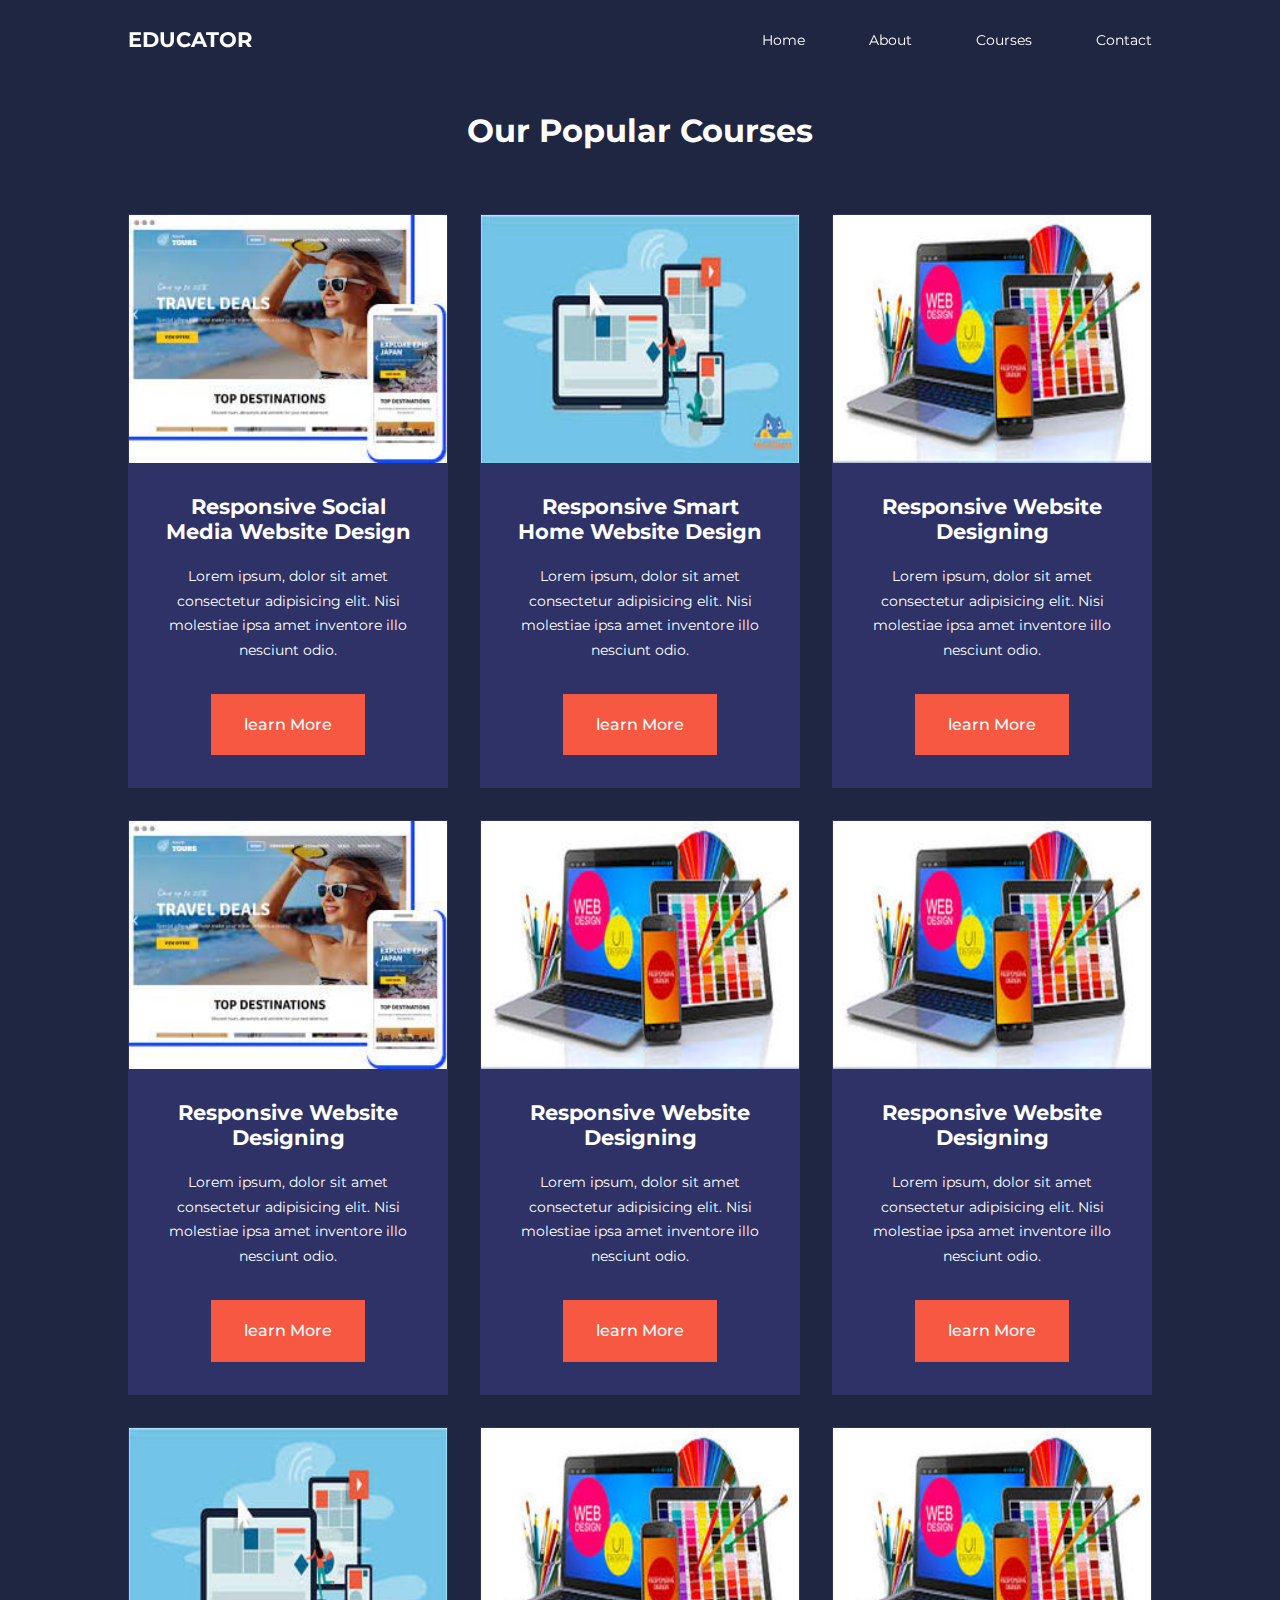
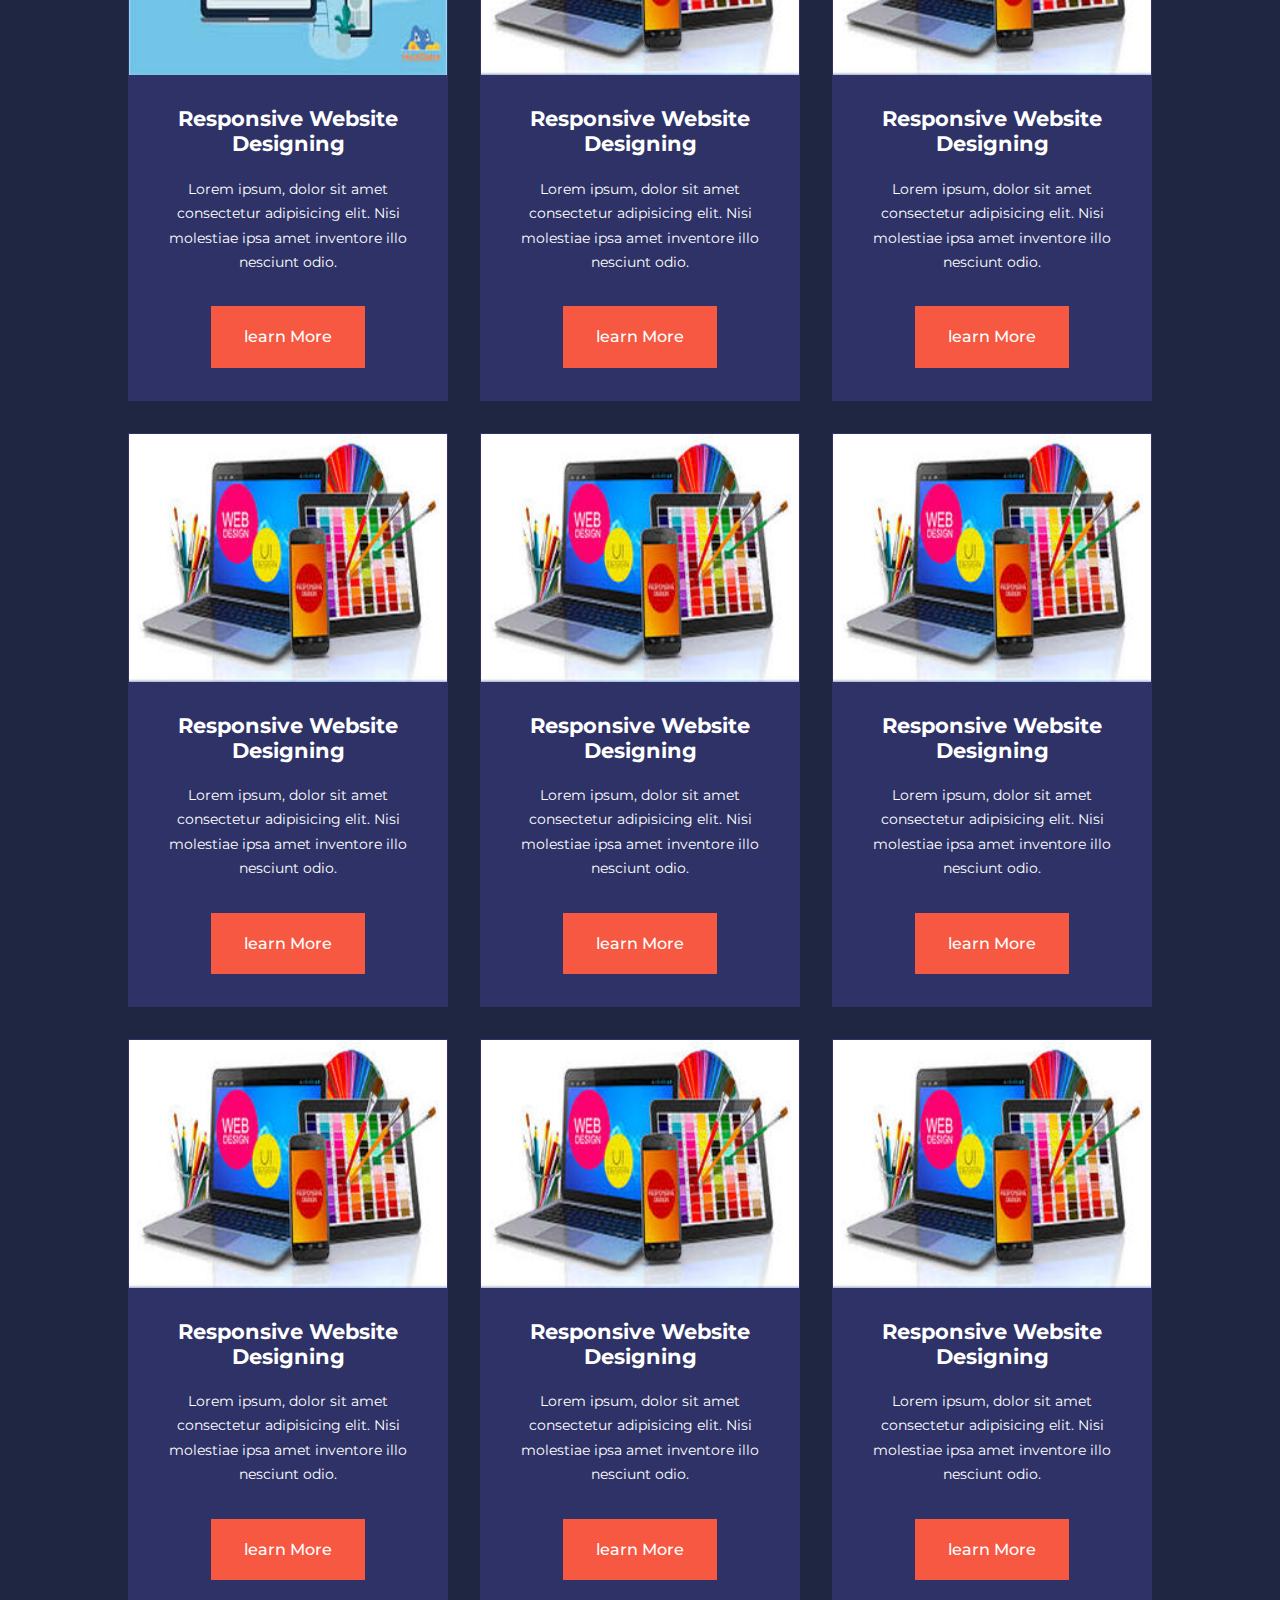
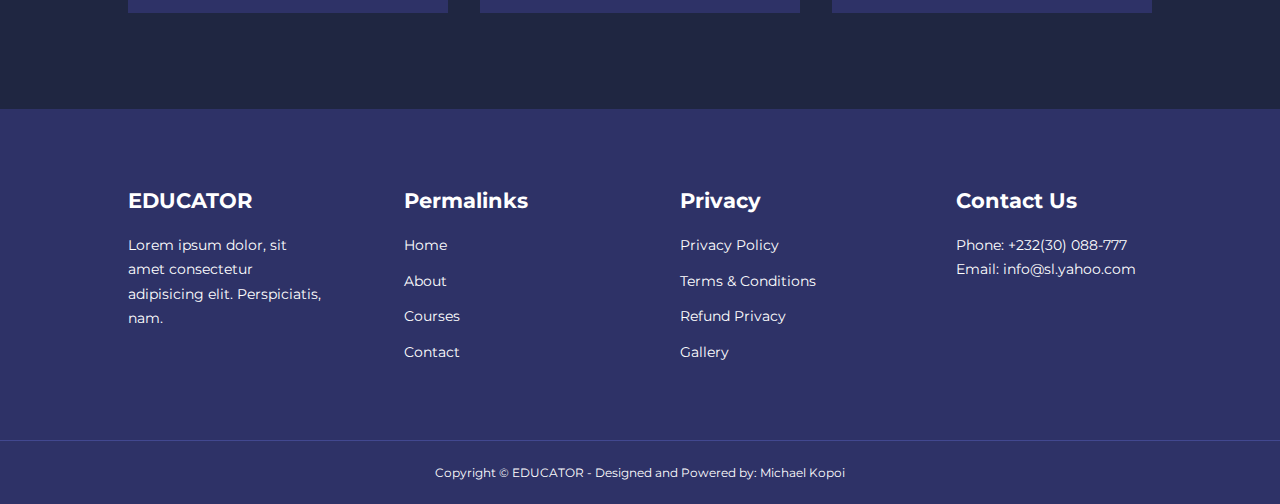
<file: course.html>
<!DOCTYPE html>
<html lang="en">
<head>
    <meta charset="UTF-8">
    <meta http-equiv="X-UA-Compatible" content="IE=edge">
    <meta name="viewport" content="width=device-width, initial-scale=1.0">
    <link rel="stylesheet" href="./css/style.css">
   
    <!-- iconscout -->
    <link rel="stylesheet" href="https://unicons.iconscout.com/release/v2.1.6/css/unicons.css">

    <!-- google fonts(Monserat) -->
    <link rel="preconnect" href="https://fonts.googleapis.com">
<link rel="preconnect" href="https://fonts.gstatic.com" crossorigin>
<link href="https://fonts.googleapis.com/css2?family=Montserrat:wght@300;400;500;600;700;800;900&display=swap" rel="stylesheet">

<style>
   .courses{
    margin-top: 1rem
   } 
</style>
<style>
@import url('https://fonts.googleapis.com/css2?family=Montserrat:wght@300;400;500;600;700;800;900&display=swap');
</style>
<!-- swiper js -->
<link
  rel="stylesheet"
  href="https://cdn.jsdelivr.net/npm/swiper@8/swiper-bundle.min.css" />

    <title>Education</title>
</head>
<body>
    <navbar>
   <div class="container nav_container">
    <a href="index.html"><h4>EDUCATOR</h4></a>
    <ul class="nav_menu">
      <li><a href="index.html">Home</a></li>
      <li><a href="about.html">About</a></li>
      <li><a href="course.html">Courses</a></li>
      <li><a href="contact.html">Contact</a></li>
    </ul>
    <button id="open-menu-button"><i class="uil uil-bars"></i></button>
    <button id="close-menu-button"><i class="uil uil-multiply"></i></button>
   </div>
     </navbar>

     <!-- **************End of navbar************ -->

     <section class="courses">
        <h2>Our Popular Courses</h2>
        <div class="container courses_container">
         <article class="course">
            <div class="course-image">
           
           <img src="img/course/download (2).jpg" alt="">
            </div>
            <div class="course_info">
            <h4>Responsive Social Media Website Design</h4>
            <p>Lorem ipsum, dolor sit amet consectetur
                 adipisicing elit. Nisi molestiae 
                 ipsa amet inventore illo nesciunt
                  odio.</p>
                  <a href="course.html" class="btn btn-primary">
                    learn More
                  </a>
                </div>
         </article>
         <article class="course">
            <div class="course-image">
                <img src="img/course/myimg2.jpg" alt="">
            </div>
            <div class="course_info">
            <h4>Responsive Smart Home Website Design</h4>
            <p>Lorem ipsum, dolor sit amet consectetur
                 adipisicing elit. Nisi molestiae 
                 ipsa amet inventore illo nesciunt
                  odio.</p>
                  <a href="course.html" class="btn btn-primary">
                    learn More
                  </a>
                </div>
         </article>
         <article class="course">
            <div class="course-image">
           <img src="img/course/myimg.jpg" alt="">
            </div>
           <div class="course_info">
            <h4>Responsive Website Designing</h4>
            <p>Lorem ipsum, dolor sit amet consectetur
                 adipisicing elit. Nisi molestiae 
                 ipsa amet inventore illo nesciunt
                  odio.</p>
                  <a href="course.html" class="btn btn-primary">
                    learn More
                  </a>
           </div>
         </article>

         <article class="course">
            <div class="course-image">
                <img src="img/course/download (2).jpg" alt="">
            </div>
           <div class="course_info">
            <h4>Responsive Website Designing</h4>
            <p>Lorem ipsum, dolor sit amet consectetur
                 adipisicing elit. Nisi molestiae 
                 ipsa amet inventore illo nesciunt
                  odio.</p>
                  <a href="course.html" class="btn btn-primary">
                    learn More
                  </a>
           </div>
         </article>

         <article class="course">
            <div class="course-image">
           <img src="img/course/myimg.jpg" alt="">
            </div>
           <div class="course_info">
            <h4>Responsive Website Designing</h4>
            <p>Lorem ipsum, dolor sit amet consectetur
                 adipisicing elit. Nisi molestiae 
                 ipsa amet inventore illo nesciunt
                  odio.</p>
                  <a href="course.html" class="btn btn-primary">
                    learn More
                  </a>
           </div>
         </article>

         <article class="course">
            <div class="course-image">
           <img src="img/course/myimg.jpg" alt="">
            </div>
           <div class="course_info">
            <h4>Responsive Website Designing</h4>
            <p>Lorem ipsum, dolor sit amet consectetur
                 adipisicing elit. Nisi molestiae 
                 ipsa amet inventore illo nesciunt
                  odio.</p>
                  <a href="course.html" class="btn btn-primary">
                    learn More
                  </a>
           </div>
         </article>

         <article class="course">
            <div class="course-image">
                <img src="img/course/myimg2.jpg" alt="">
            </div>
           <div class="course_info">
            <h4>Responsive Website Designing</h4>
            <p>Lorem ipsum, dolor sit amet consectetur
                 adipisicing elit. Nisi molestiae 
                 ipsa amet inventore illo nesciunt
                  odio.</p>
                  <a href="course.html" class="btn btn-primary">
                    learn More
                  </a>
           </div>
         </article>

         <article class="course">
            <div class="course-image">
           <img src="img/course/myimg.jpg" alt="">
            </div>
           <div class="course_info">
            <h4>Responsive Website Designing</h4>
            <p>Lorem ipsum, dolor sit amet consectetur
                 adipisicing elit. Nisi molestiae 
                 ipsa amet inventore illo nesciunt
                  odio.</p>
                  <a href="course.html" class="btn btn-primary">
                    learn More
                  </a>
           </div>
         </article>

         <article class="course">
            <div class="course-image">
           <img src="img/course/myimg.jpg" alt="">
            </div>
           <div class="course_info">
            <h4>Responsive Website Designing</h4>
            <p>Lorem ipsum, dolor sit amet consectetur
                 adipisicing elit. Nisi molestiae 
                 ipsa amet inventore illo nesciunt
                  odio.</p>
                  <a href="course.html" class="btn btn-primary">
                    learn More
                  </a>
           </div>
         </article>

         <article class="course">
            <div class="course-image">
           <img src="img/course/myimg.jpg" alt="">
            </div>
           <div class="course_info">
            <h4>Responsive Website Designing</h4>
            <p>Lorem ipsum, dolor sit amet consectetur
                 adipisicing elit. Nisi molestiae 
                 ipsa amet inventore illo nesciunt
                  odio.</p>
                  <a href="course.html" class="btn btn-primary">
                    learn More
                  </a>
           </div>
         </article>

         <article class="course">
            <div class="course-image">
           <img src="img/course/myimg.jpg" alt="">
            </div>
           <div class="course_info">
            <h4>Responsive Website Designing</h4>
            <p>Lorem ipsum, dolor sit amet consectetur
                 adipisicing elit. Nisi molestiae 
                 ipsa amet inventore illo nesciunt
                  odio.</p>
                  <a href="course.html" class="btn btn-primary">
                    learn More
                  </a>
           </div>
         </article>

         <article class="course">
            <div class="course-image">
           <img src="img/course/myimg.jpg" alt="">
            </div>
           <div class="course_info">
            <h4>Responsive Website Designing</h4>
            <p>Lorem ipsum, dolor sit amet consectetur
                 adipisicing elit. Nisi molestiae 
                 ipsa amet inventore illo nesciunt
                  odio.</p>
                  <a href="course.html" class="btn btn-primary">
                    learn More
                  </a>
           </div>
         </article>

         <article class="course">
            <div class="course-image">
           <img src="img/course/myimg.jpg" alt="">
            </div>
           <div class="course_info">
            <h4>Responsive Website Designing</h4>
            <p>Lorem ipsum, dolor sit amet consectetur
                 adipisicing elit. Nisi molestiae 
                 ipsa amet inventore illo nesciunt
                  odio.</p>
                  <a href="course.html" class="btn btn-primary">
                    learn More
                  </a>
           </div>
         </article>

         <article class="course">
            <div class="course-image">
           <img src="img/course/myimg.jpg" alt="">
            </div>
           <div class="course_info">
            <h4>Responsive Website Designing</h4>
            <p>Lorem ipsum, dolor sit amet consectetur
                 adipisicing elit. Nisi molestiae 
                 ipsa amet inventore illo nesciunt
                  odio.</p>
                  <a href="course.html" class="btn btn-primary">
                    learn More
                  </a>
           </div>
         </article>

         <article class="course">
            <div class="course-image">
           <img src="img/course/myimg.jpg" alt="">
            </div>
           <div class="course_info">
            <h4>Responsive Website Designing</h4>
            <p>Lorem ipsum, dolor sit amet consectetur
                 adipisicing elit. Nisi molestiae 
                 ipsa amet inventore illo nesciunt
                  odio.</p>
                  <a href="course.html" class="btn btn-primary">
                    learn More
                  </a>
           </div>
         </article>
        </div>
      </section>

      <!-- **************courses************ -->

    
       

   

     


        <!-- **************footer************ -->

      <footer>
        <div class="container footer_container">
            <div class="footer_1">
           <a href="index.html" class="footer_logo"><h4>EDUCATOR</h4></a>
           <p>Lorem ipsum dolor, sit amet 
            consectetur adipisicing elit.
             Perspiciatis, nam.</p>
            </div>

            <div class="footer_2">
                <h4>Permalinks</h4>
                <ul class="permalinks">
                    <li><a href="index.html">Home</a></li>
                    <li><a href="about.html">About</a></li>
                    <li><a href="course.html">Courses</a></li>
                    <li><a href="contact.html">Contact</a></li>
                  </ul>
            </div>

            <div class="footer_3">
                <h4>Privacy</h4>
                <ul class="privacy">
                    <li><a href="#">Privacy Policy</a></li>
                    <li><a href="#">Terms & Conditions</a></li>
                    <li><a href="#">Refund Privacy</a></li>
                    <li><a href="#">Gallery</a></li>
                  </ul>
            </div>

            <div class="footer_4">
                <h4>Contact Us</h4>
                <div>
                    <p>Phone: +232(30) 088-777</p>
                    <p>Email: info@sl.yahoo.com</p>
                </div>

                <ul class="footer_socials">
                    <li><a href="#"><i class="uil uil-facebook-f"></i></a></li>
                    <li><a href="#"><i class="uil uil-instagram-alt"></i></a></li>
                    <li><a href="#"><i class="uil uil-twitter"></i></a></li>
                    <li><a href="#"><i class="uil uil-linkedin-alt"></i></a></li>
                  </ul>
            </div>

           
        </div>
        <div class="footer-copyright">
            <small>Copyright &copy; EDUCATOR - Designed and Powered by: Michael Kopoi</small>
        </div>
      </footer>

     
      <script src="script.js"></script>

     
     
    

</body>
</html>
</file>
<file: css/style.css>
*{
    margin: 0;
    padding: 0;
    border: 0;
    outline: 0;
    text-decoration: none;
    list-style: none;
   box-sizing: border-box;
}
:root{
    --color-primary:#6c63ff;
    --color-success:#00bf8e;
    --color-warning:#f7c94b;
    --color-danger:#f75842;
    --color-danger-variant: rgba(247, 88, 66, 0.4);
    --color-white:#fff;
    --color-light:rgba(255, 255, 255, 0.7);
    --color-black:#000;
    --color-bg:#1f2641;
    --color-bg1:#2e3267;
    --color-bg2:#424890;

    --container-width-lg:80%;
    --container-width-md:90%;
    --container-width-sm:94%;

    --transition:all 400ms ease;
}

body{
    font-family: "Montserrat", sans-serif;
    line-height: 1.7;
    color: var(--color-white);
    background: var(--color-bg);
}
.container{
    width: var(--container-width-lg);
    margin: 0 auto;
}

section{
    padding: 6rem 0;
}

section h2{
    text-align: center;
    margin-bottom: 4rem;
}

h1,h2,h3,h4,h5{
    line-height: 1.2;
}
h1{
    font-size: 2.4rem;
}
h2{
    font-size: 2rem;
}
h3{
    font-size: 1.6rem;
}
h4{
    font-size: 1.3rem;
}
/* h5{
    font-size: 2.4rem;
}*/
a{
    color: var(--color-white);
}

img{
    width: 100%;
    display: block;
    object-fit: cover;
}
.btn{
    display: inline-block;
    background: var(--color-white);
    color: var(--color-black);
    padding: 1rem 2rem;
    border: 1px solid transparent;
    font-weight: 500;
    transition: var(--transition);
}
.btn:hover{
 background: transparent;
 color: var(--color-white);
 border-color: var(--color-white);
}

.btn-primary{
    background: var(--color-danger);
    color: var(--color-white);
}


/* **************start of navbar************ */

navbar{
    background: transparent;
    width: 100vw;
    height: 5rem;
    position: fixed;
    top:0;
    z-index: 11;
}
/* change navbar styles on scroll using javascript */
.window-scroll{
 background: var(--color-primary);
 box-shadow: 0 1rem 2rem rgba(0, 0, 0, 0.2);
}

.nav_container{
    height: 100%;
    display: flex;
    justify-content: space-between;
    align-items: center;
}

navbar button{
    display: none;
}
.nav_menu{
    display: flex;
    align-items: center;
    gap: 4rem;
}
.nav_menu a{
   font-size: 0.9rem;
   transform: var(--transition);
}
.nav_menu a:hover{
    color: var(--color-bg2);
}

/* **************header************ */
header{
    position: relative;
    top: 5rem;
    overflow: hidden;
    height: 70vh;
    margin-bottom: 5rem;
}

.header_container{
    display: grid;
    grid-template-columns: 1fr 1fr;
    align-items: center;
    gap: 5rem;
    height: 100%;
}

.header_left p{
    margin: 1rem 0 2.4rem;
}

/* **************categories************ */
.categories{
    background: var(--color-bg1);
    height: 32rem;
}

.categories h1{
   line-height: 1;
   margin-bottom: 3rem;
}

.categories_container{
    display: grid;
    grid-template-columns: 40% 60%;
    /* gap: 4rem; */
}
.categories-left{
    margin-right: 4rem;
}
.categories-left p{
    margin: 1rem 0 3rem;
}
.categories-right{
    display: grid;
    grid-template-columns:repeat(3, 1fr);
    gap: 1.2rem;
}
.category{
    background: var(--color-bg2);
    padding: 2rem;
    border-radius: 2rem;
    transition: var(--transition);
}
.category:hover{
    box-shadow: 0 3rem 3rem rgba(0, 0, 0, 0.3);
    z-index: 1;
}

.category:nth-child(2) .category_icon{
 background: var(--color-danger);
}
.category:nth-child(3) .category_icon{
    background: var(--color-success);
}
.category:nth-child(4) .category_icon{
    background: var(--color-warning);
}
.category:nth-child(5) .category_icon{
    background: var(--color-success);
}


.category_icon{
    background: var(--color-primary);
    padding: 0.7rem;
    border-radius: 0.9rem;
}
.category h5{
   margin: 2rem 0 1rem;
}
.category p{
    font-size: 0.85rem;
 }

 /* **************courses************ */
.courses{
    margin-top: 10rem;
}
.courses_container{
    display: grid;
    grid-template-columns: repeat(3, 1fr);
    gap: 2rem;
}

.course{
    background: var(--color-bg1);
    text-align: center;
    border: 1px solid transparent;
    transition: var(--transition);
}
.course:hover{
    background:transparent; 
    border-color: var(--color-primary);
}
.course_info{
    padding: 2rem;
}

.course_info p{
   margin: 1.2rem 0 2rem;
   font-size: 0.9rem;
}

/* ******FAQs***** */
.faqs{
    background: var(--color-bg1);
    box-shadow: 0 0 3rem rgba(0, 0, 0, 0.5);
}
.faqs_container{
    display: grid;
    grid-template-columns: 1fr 1fr;
    gap: 1rem;
}
.faq{
    padding: 2rem;
    display: flex;
    align-items: center;
    gap: 1.4rem;
    height: fit-content;
    background: var(--color-primary);
    cursor: pointer;
}
.faq h4{
   font-size: 1rem;
   line-height: 2.2;
}
.faq_icon{
    align-self: flex-start;
    font-size: 1.2rem;
    
 }
 .faq p{
    margin-top: 0.8rem;
    display: none;
 }
 .faq.open p{
   display: block;
 }

 /* ******testimonials***** */
.testimonials_container{
    overflow-x: hidden;
    position: relative;
    margin-bottom: 5rem;
}
.testimonial{
padding-top: 2rem;
}
.avatar{
    width: 6rem;
    height: 6rem;
    border-radius: 50%;
    overflow: hidden;
    margin: 0 auto 1rem;
    border: 1rem solid var(--color-bg1);
}
.testimonial_info{
    text-align: center;
}
.testimonial_body{
    background: var(--color-primary);
    padding: 2rem;
    margin-top: 3rem;
    position: relative;
}
.testimonial_body::before{
    content: "";
    display: block;
    background: linear-gradient(135deg, transparent,
     var(--color-primary),
     var(--color-primary), 
     var(--color-primary));
    width: 3rem;
    height: 3rem;
    position: absolute;
    left: 45%;
    top: -1.5rem;
    transform: rotate(45deg);
}

 /* ******footer***** */
 footer{
    background: var(--color-bg1);
    padding-top: 5rem;
    font-size: 0.9rem;
 }
 .footer_container{
    display: grid;
    grid-template-columns: repeat(4, 1fr);
    gap: 5rem;
}
.footer_container > div h4{
    margin-bottom: 1.2rem;
}
.footer_1 p{
    margin: 0 0 2rem;
}

footer ul li{
    margin-bottom: 0.7rem;
}

footer ul li a:hover{
   text-decoration: underline;
 }
 .footer_socials{
    display: flex;
    gap: 1rem;
    font-size: 1.2rem;
    margin-top: 2rem;
 }
 .footer-copyright{
    text-align: center;
    margin-top: 4rem;
    padding: 1.2rem 0;
    border-top: 1px solid var(--color-bg2);
 }
 
 /***********MEDIA QUERIES (TABLET)************ */
 @media screen and (max-width: 1024px) {
.container{
width: var(--container-width-md);
}

h1{
font-size: 2.2rem;
}
h2{
font-size: 1.7rem;
}

h3{
font-size: 1.4rem;
}

h4{
font-size: 1.2rem;
}
     /*NAVBAR */
navbar button{
 display: inline-block;
 background: transparent;
 font-size: 1.8rem;
 color: var(--color-white);
 cursor: pointer;
}
navbar button#close-menu-button{
 display: none;
       
}
.nav_menu{
 position: fixed;
 top: 5rem;
right: 5%;
 height: fit-content;
 width: 18rem;
 flex-direction: column;
 gap: 0;
 display: none;
}
.nav_menu li{
   width: 100%;
   height: 5.8rem;
   animation: animateNavItems 400ms linear forwards;
   transform-origin: top right;
   opacity: 0;
}

.nav_menu li:nth-child(2){
    animation-delay: 200ms;
}
.nav_menu li:nth-child(3){
    animation-delay: 400ms;
}
.nav_menu li:nth-child(4){
    animation-delay: 600ms;
}

@keyframes animateNavItems {
    0%{
     transform: rotateZ(-90deg) rotateX(90deg) scale(0.1);
    }

    100%{
        transform: rotateZ(0) rotateX(0) scale(1);
        opacity: 1;
    }
}

.nav_menu li a{
background: var(--color-primary);
box-shadow: -4rem 6rem 10rem rgba(0, 0, 0, 0.6);
width: 100%;
height: 100%;
display: grid;
place-items: center;
}
.nav_menu li a:hover{
    background: var(--color-bg2);
    color: var(--color-white);
  
}

      /*HEADER */
header{
    height: 72vh;
    margin-bottom: 6rem;
}
.header_container{
    gap: 0;
    padding-bottom: 3rem;
}

  /*CATEGORIES */
.categories{
    height: auto;
}
.categories_container{
    grid-template-columns: 1fr;
    gap: 3rem;
}
.categories-left{
    margin-right: 0;
}
/*COURSES */
.courses{
 margin-top: 0;
}
.courses_container{
    grid-template-columns: 1fr 1fr;
}
/*FAQs */

.faqs_container{
grid-template-columns: 1fr;
}
.faq{
 padding: 1.5rem;
}

/*FOOTER */
.footer_container{
 grid-template-columns: 1fr 1fr;
}
 }

  /***********MEDIA QUERIES (PHONES)************ */

  @media screen and (max-width: 600px){
.container{
    width: var(--container-width-sm);
}
   /*NAVBAR */
.nav_menu{
 right: 3%;
}

 /*HEADER */
 header{
    height: 100vh;
 }

 .header_container{
    grid-template-columns: 1fr;
    text-align: center;
    margin-top: 0;
 }
.header_left p{
 margin-bottom: 1.3rem;
} 

 /*CATEGORIES */
 .categories-right{
    grid-template-columns: 1fr 1fr;
    gap: 0.7rem;
 }
 .category{
    padding: 1rem;
    border-radius: 1rem;
 }
 .category_icon{
    margin-top: 4px;
    display: inline-block;
 }

  /*COURSES */
 .courses_container{
    grid-template-columns: 1fr;
 } 
   /*TESTIMONIALS */
.testimonial_body{
padding: 1.2rem;
} 

  /*FOOTER */
.footer_container{
    grid-template-columns: 1fr;
    text-align: center;
    gap: 2rem;
} 
.footer_1 p{
    margin: 1rem auto;
}
.footer_socials{
    justify-content: center;
} 

}
</file>
<file: css/about.css>
/* ACHIEVEMENTS */
.achievement{
    margin-top: 3rem;
}
.achievement_container{
    display: grid;
    grid-template-columns: 40% 60%;
    gap: 5rem;
}
.achievement_right > p{
margin: 1.6rem 0 2.5rem;
}
.achievement_cards{
    display: grid;
    grid-template-columns: repeat(3, 1fr);
    gap: 1.5rem;
}
.card{
 background: var(--color-bg1);
 padding: 1.6rem;
 border-radius: 1rem;
 text-align: center;
 transition: var(--transition);
}
.card:hover{
    background: var(--color-bg2);
   box-shadow: 0 3rem 3rem rgba(0, 0, 0, 0.3);
}
.icon{
    background: var(--color-danger);
    padding: 0.6rem;
    border-radius: 1rem;
    display: inline-block;
    margin-bottom: 2rem;
    font-size: 2rem;
}
.card:nth-child(2) .icon{
    background: var(--color-success);

}
.card:nth-child(3) .icon{
    background: var(--color-primary);
    
}
.card p{
    margin-top: 1rem;
}

/* TEAMS */
.team{
    background: var(--color-bg1);
    box-shadow: 0 0 3rem rgba(0, 0, 0, 0.5);
}
.team_container{
    display: grid;
    grid-template-columns: repeat(4, 1fr);
    gap: 2rem;
}
.team_member{
    background: var(--color-bg2);
    padding: 2rem;
    border: 1px solid transparent;
    transition: var(--transition);
    position: relative;
    overflow: hidden;
}
.team_member:hover{
    background: transparent;
    border-color: var(--color-primary);
}
.team_member-img img{
 filter: saturate(0);
}

.team_member:hover img{
    filter: saturate(1);
}
.team_member-info *{
 text-align: center;
 margin-top: 1.4rem;
}
.team_member-info p{
   color: var(--color-light);
}

.team_member-socials{
 position: absolute;
 top: 50%;
 transform: translateY(-50%);
 right: -100%;
 display: flex;
 flex-direction: column;
 background: var(--color-primary);
 border-radius: 1rem 0 0 1rem;
 box-shadow: -2rem 0 2rem rgba(0, 0, 0, 0.3);
 transition: var(--transition);
}

.team_member:hover .team_member-socials{
    right: 0;
}
.team_member-socials a{
    padding: 1rem;
}

/* MEDIA QUERIES (TABLET) */
@media screen and (max-width: 1024px) {
.achievement{
    margin-top: 2rem;
} 
.achievement_container{
    grid-template-columns: 1fr;
    gap: 4rem;
}
.achievement_left{
    width: 80%;
    margin: 0 auto;
}

/* achievement */
.team_container{
 grid-template-columns: repeat(3, 1fr);
 gap: 1.5rem;
}
.team_member{
    padding: 1rem;
}
}

/* MEDIA QUERIES (PHONES) */
@media screen and (max-width: 600px) {
.achievement_cards{
    grid-template-columns: 1fr 1fr;
    gap: 0.7rem;
}
.team_container{
    grid-template-columns: 1fr 1fr;
    gap: 0.7rem;
}
.team_member{
    padding: 0;
}
.team_member p{
    margin-bottom: 1.5rem;
}


}
</file>
<file: css/contact.css>
.contact_container{
    background: var(--color-bg1);
    padding: 4rem;
    display: grid;
    grid-template-columns: 40% 60%;
    gap: 4rem;
    height: 30rem;
    margin: 7rem auto;
    border-radius: 1rem;
}

/* ASIDE */
.contact_aside{
    background: var(--color-primary);
    padding: 3rem;
    border-radius: 1rem;
    position: relative;
    bottom: 10rem;
}
.aside_img{
    width: 12rem;
    margin-bottom: 2rem;
}

.contact_aside h2{
    text-align: left;
    margin-bottom: 1rem;
}
.contact_aside p{
    font-size: 0.9rem;
    margin-bottom: 2rem;
}
.contact_details li{
  display: flex;
  gap: 1rem;
  text-align: center;
  margin-bottom: 1rem;
}
.contact_socials{
    display: flex;
    gap: 0.8rem;
    margin-top: 3rem;
}
.contact_socials a{
   background: var(--color-bg2);
   padding: 0.5rem;
   border-radius: 50%;
   font-size: 0.9rem;
   transition: var(--transition);
}
.contact_socials a:hover{
    background: transparent;
}

/* FORM */
.contact_form{
    display: flex;
    flex-direction: column;
    gap: 1.2rem;
    margin-right: 4rem;
}
.form_name{
    display: flex;
    gap: 1.2rem;
}
.contact_form input[type="text"]{
    width: 50%;
}
input, textarea{
width: 100%;
padding: 1rem;
background: var(--color-bg);
color: var(--color-white);
}

.contact_form .btn{
    width: max-content;
    margin-top: 1rem;
    cursor: pointer;
}

/********* MEDIA QUERIES (TABLETS) **********/
@media screen and (max-width: 1024px){
.contact{
 padding-bottom: 0;

}
.contact_container{
 gap: 1.5rem;
 margin-top: 3rem;
 height: auto;
 padding: 1.5rem;
}
.contact_aside{
    width: auto;
    padding: 1.5rem;
    bottom: 0;
}
.contact_form{
    align-self: center;
    margin-right: 1.5rem;
}

}


/********* MEDIA QUERIES (PHONES) **********/
@media screen and (max-width: 600px){
    .contact_container{
        grid-template-columns: 1fr;
        gap: 3rem;
        margin-top: 0;
        padding: 0;
    }

    .contact_form{
        margin: 0 1.5rem 3rem;
    }
    .form_name{
        flex-direction: column;
    }
    .form_name input[type="text"]{
        width: 100%;
    }
}
</file>
